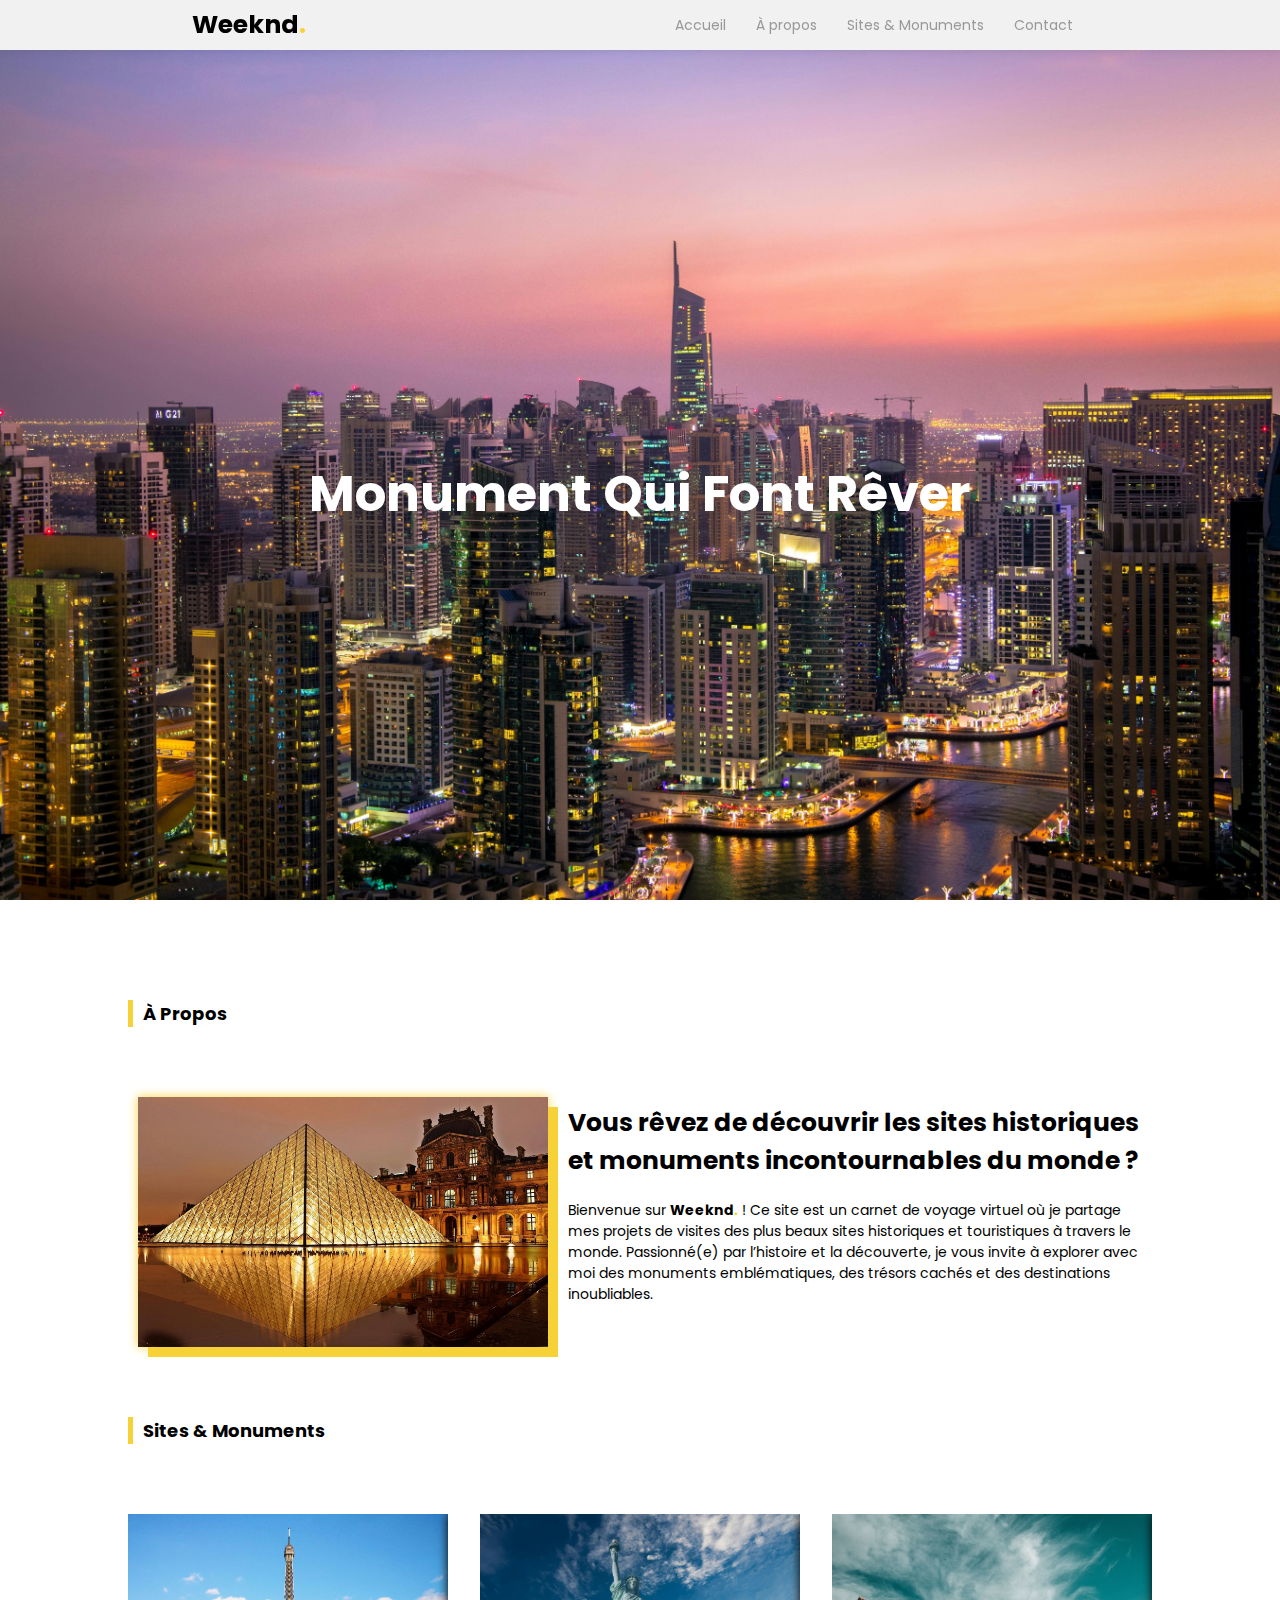
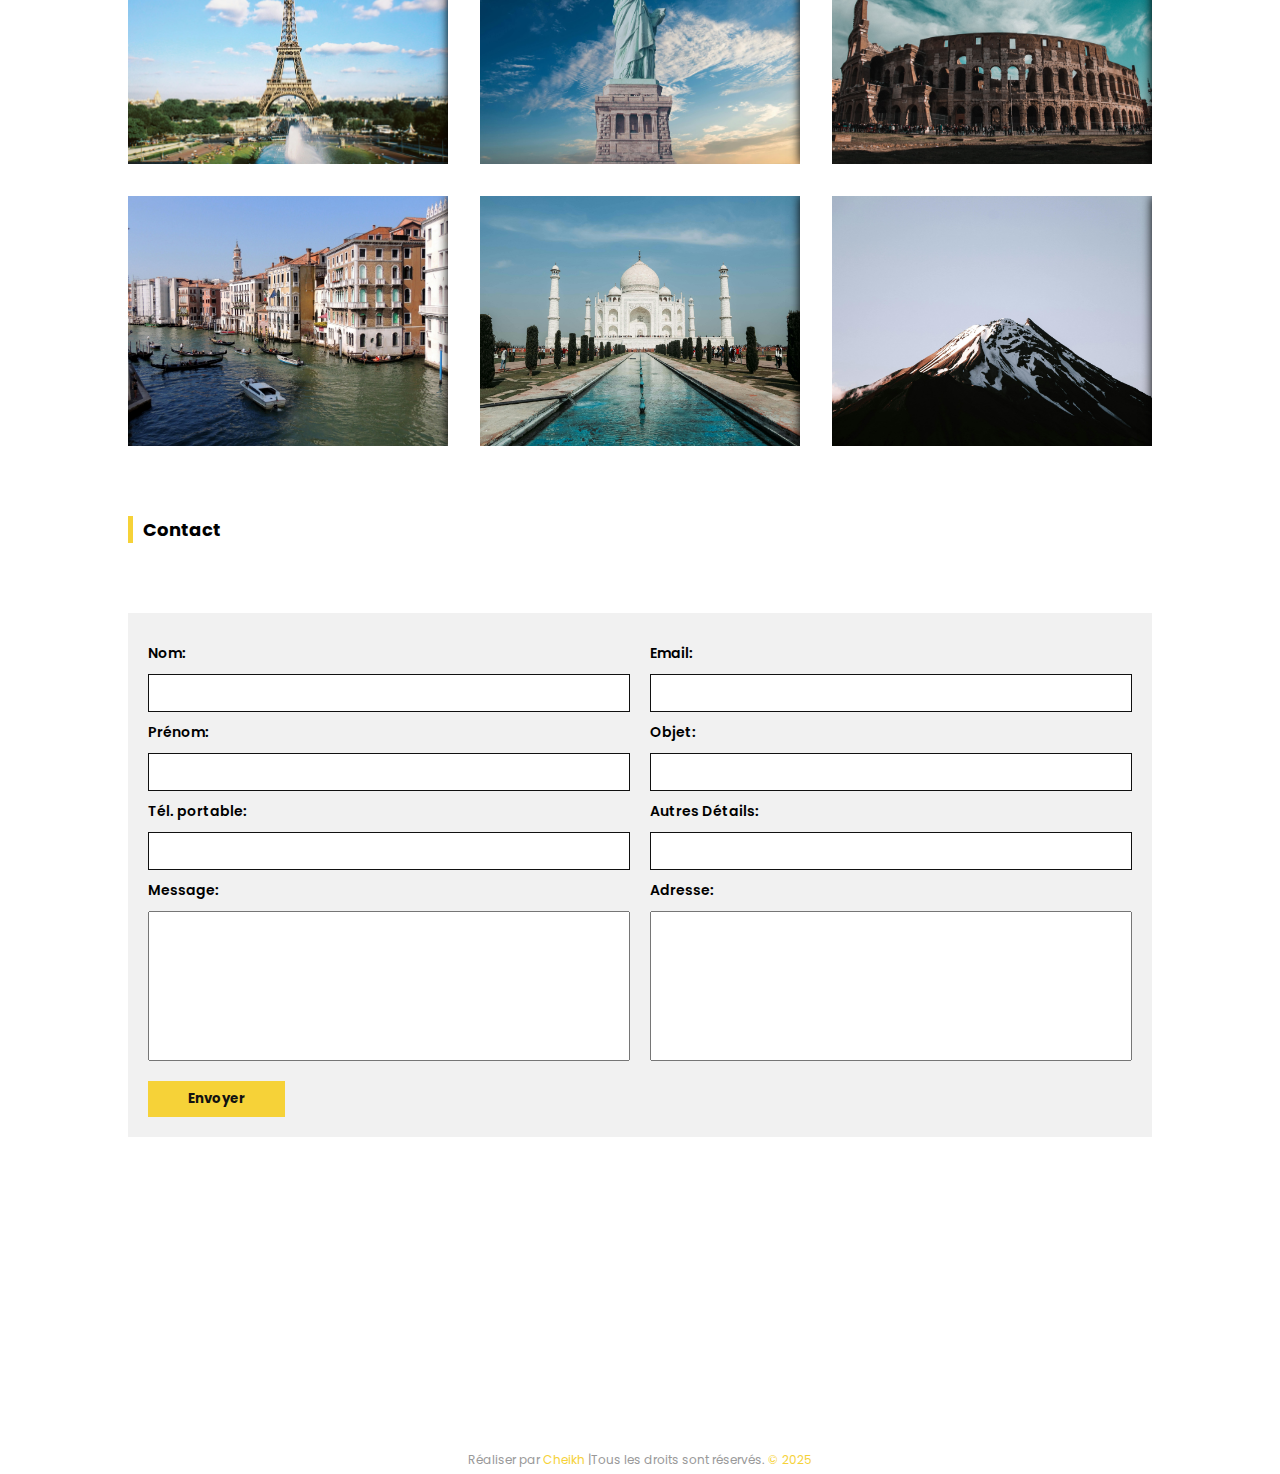
<file: index.html>
<!DOCTYPE html>
<html lang="en">
<head>
    <meta charset="UTF-8">
    <meta name="viewport" content="width=device-width, initial-scale=1.0">
    <title>Découvrir le monde à travers ses monuments touristiques</title>
    <link rel="stylesheet" href="style.css">
</head>
<body>
    
    <header>
       <div class="logo">
           <a href="index.html"> <span>Weeknd</span>.</a>
       </div>
       <ul class="menu">
           <li><a href="#home">Accueil</a></li>
           <li><a href="#a-propos">À propos</a></li>
           <li><a href="#destination">Sites & Monuments</a></li>
           <li><a href="#contact">Contact</a></li>
       </ul>
    </header>
    <!-- accueil section -->
     <section id="home">
        <h2>Découvrez les Sites et</h2>
        <h4>Monument Qui Font Rêver</h4>
        <p></p>
        <p></p>
     </section>
     
    <!-- À propos section -->
     <section id="a-propos">
        <h1 class="title">À propos</h1>
        <div class="img-desc">
            <div class="left">
                 <img src="image/img1.jpg" alt="">
            </div>    
            <div class="right">
                <h3>Vous rêvez de découvrir les sites historiques et monuments incontournables du monde ?</h3>
                <p>Bienvenue sur <a><span>Weeknd</span>.</a> ! Ce site est un carnet de voyage virtuel où 
                    je partage mes projets de visites des plus beaux sites historiques et touristiques à travers le monde. 
                    Passionné(e) par l’histoire et la découverte, je vous invite à explorer avec moi des monuments emblématiques,
                    des trésors cachés et des destinations inoubliables.
                </p>
            </div>
        </div>
     </section>


    <!-- Destinations section -->
     <section id="destination">
        <h1 class="title">Sites & Monuments</h1>
        <div class="content">
            <!--box-->
            <div class="box">
                <img src="image/paris.jpg" alt="">
                <div class="content">
                    <div>
                        <h4>La Tour Eiffel</h4>
                        <p>Monument emblématique de Paris,
                        Construite pour l’Exposition Universelle de 1889, elle offre une vue panoramique spectaculaire de la ville.</p>
                        <a href="Page-1.html">Voir plus</a>
                    </div>
                </div>
            </div>
            <!--box-->
            <!--box-->
            <div class="box">
                <img src="image/S-Liberte.jpg" alt="">
                <div class="content">
                    <div>
                        <h4>La Statue de la Liberté </h4>
                        <p>Offerte par la France en 1886, elle est un symbole de liberté situé sur Liberty Island à New York.
                            Les visiteurs peuvent explorer la statue et son piédestal, et monter jusqu’à la couronne pour une vue imprenable sur la ville.
                        </p>
                        <a href="Page-2.html">Voir plus</a>
                    </div>
                </div>
            </div>
            <!--box-->
            <!--box-->
            <div class="box">
                <img src="image/rome.jpg" alt="">
                <div class="content">
                    <div>
                        <h4>Le Colisée</h4>
                        <p>Construit au 1er siècle, 
                            le Colisée de Rome était un amphithéâtre destiné aux spectacles publics, 
                        comme les combats de gladiateurs. C’est un symbole majeur de l’Empire romain</p>
                        <a href="Page-3.html">Voir plus</a>
                    </div>
                </div>
            </div>
            <!--box--><!--box-->
            <div class="box">
                <img src="image/venise.jpg" alt="">
                <div class="content">
                    <div>
                        <h4>Les canaux de Venise</h4>
                        <p>Les canaux de Venise sont des voies navigables qui traversent la ville, 
                            offrant une vue unique sur ses palais et ponts.</p>
                        <a href="Page-4.html">Voir plus</a>
                    </div>
                </div>
            </div>
            <!--box-->
            <!--box-->
            <div class="box">
                <img src="image/tajmahal.jpg" alt="">
                <div class="content">
                    <div>
                        <h4>Le Taj Mahal</h4>
                        <p>Le Taj Mahal est un mausolée en marbre blanc, construit au XVIIe siècle en l’honneur de la femme
                         de l’empereur Shah Jahan. Il est célèbre pour son architecture et ses jardins magnifiques.</p>
                        <a href="Page-5.html">Voir plus</a>
                    </div>
                </div>
            </div>
            <!--box-->
            <!--box-->
            <div class="box">
                <img src="image/pexels-lastly-633198.jpg" alt="">
                <div class="content">
                    <div>
                        <h4>Le Mont Taranaki</h4>
                        <p>Le Mont Taranaki est un volcan majestueux situé sur l’île du Nord de la Nouvelle-Zélande.
                        Avec sa forme conique parfaite, il attire les randonneurs et les amoureux de la nature. </p>
                        <a href="Page-6.html">Voir plus</a>
                    </div>
                </div>
            </div>
            <!--box-->
        </div>
     </section>

     <!--Contact-section-->
     <section id="contact">
        <h1 class="title">Contact</h1>
        <form action="">
            <div class="left-right">
                <div class="left">
                    <label for="nom">Nom:</label>
                    <input type="text">
                    <label for="prenom">Prénom:</label>
                    <input type="text">
                    <label for="tel">Tél. portable:</label>
                    <input type="number">
                    <label for="message">Message:</label>
                    <textarea name="" id=""></textarea>
                </div>
                <div class="right">
                    <label for="">Email:</label>
                    <input type="email">
                    <label for="">Objet:</label>
                    <input type="text">
                    <label for="">Autres Détails:</label>
                    <input type="text">
                    <label for="adresse">Adresse:</label>
                    <textarea name="" id=""></textarea>
                </div>
            </div>
            <button>Envoyer</button>
            

        </form>
     </section>
        
        
     <footer>
        <p class="right-footer"> Réaliser par <span>Cheikh</span> |Tous les droits sont réservés. <span>&copy; 2025</span></p>
     </footer>   


     


    
</body>
</html>
</file>
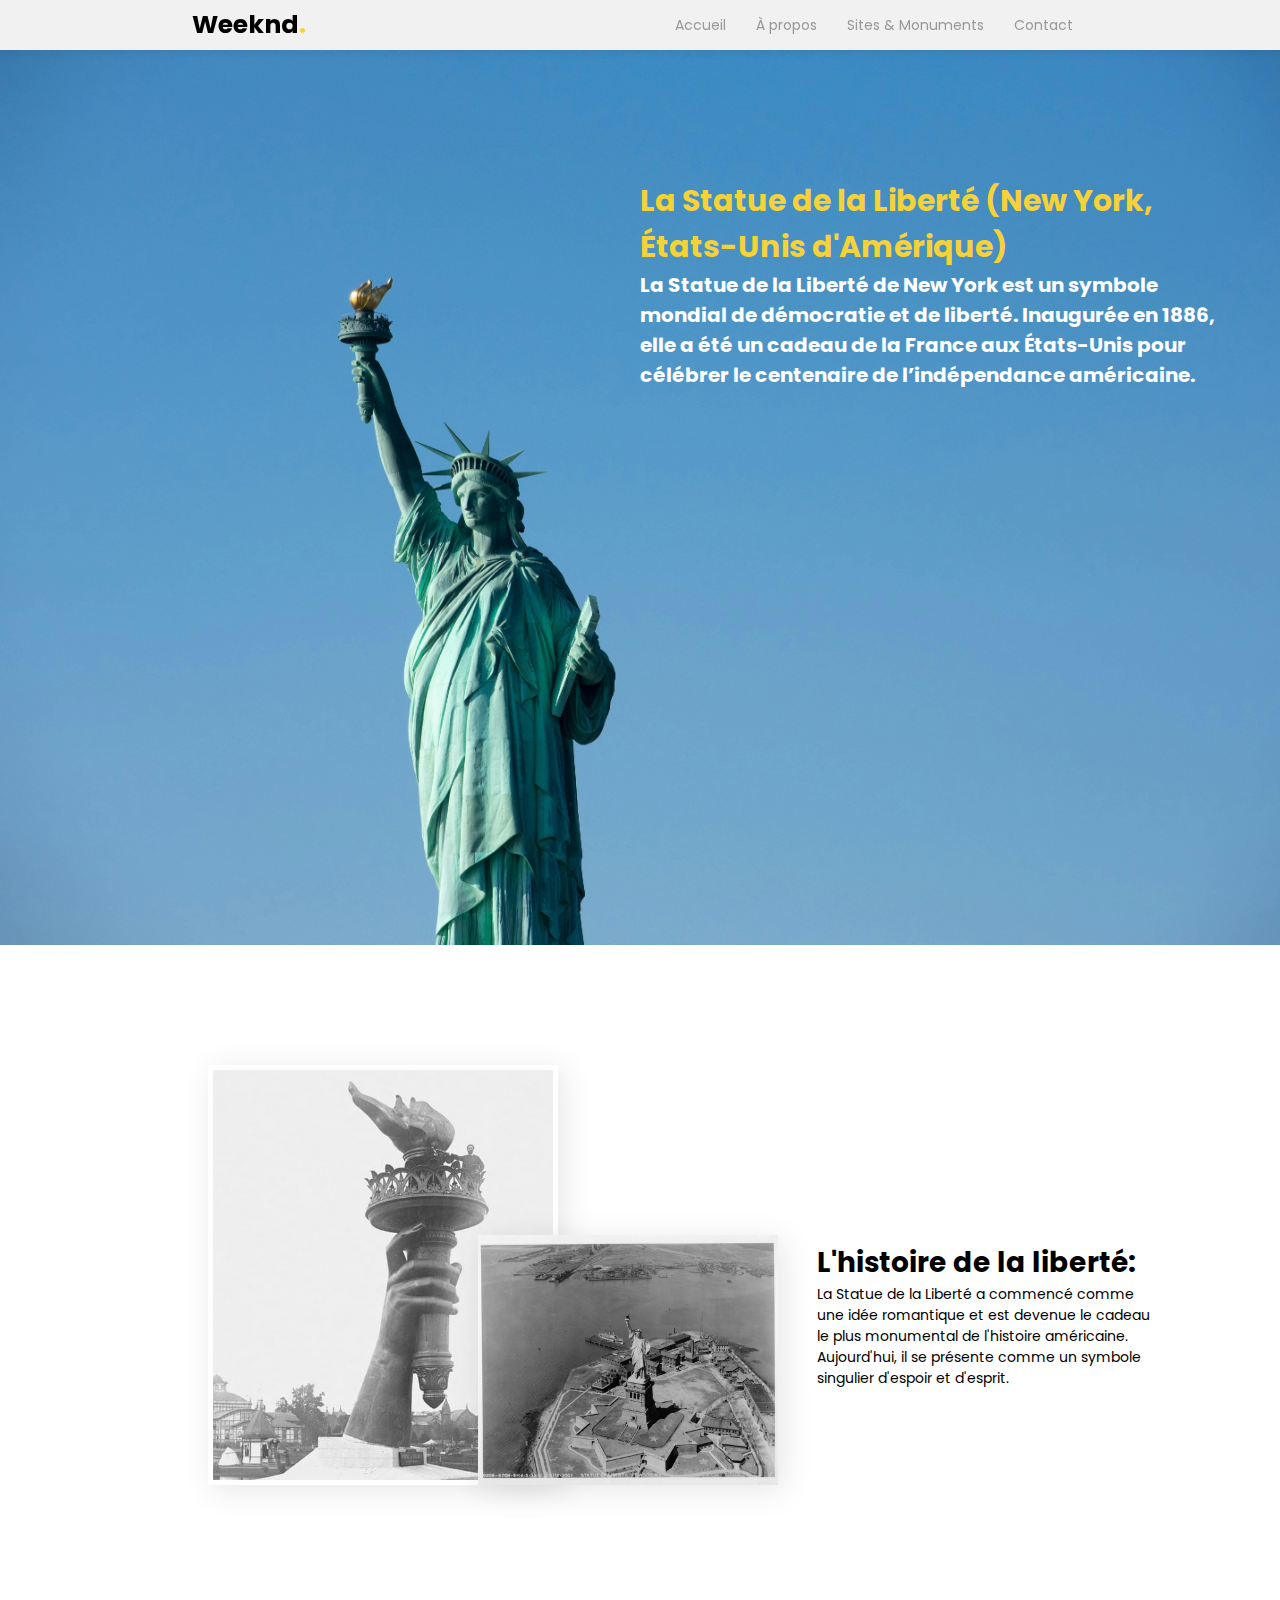
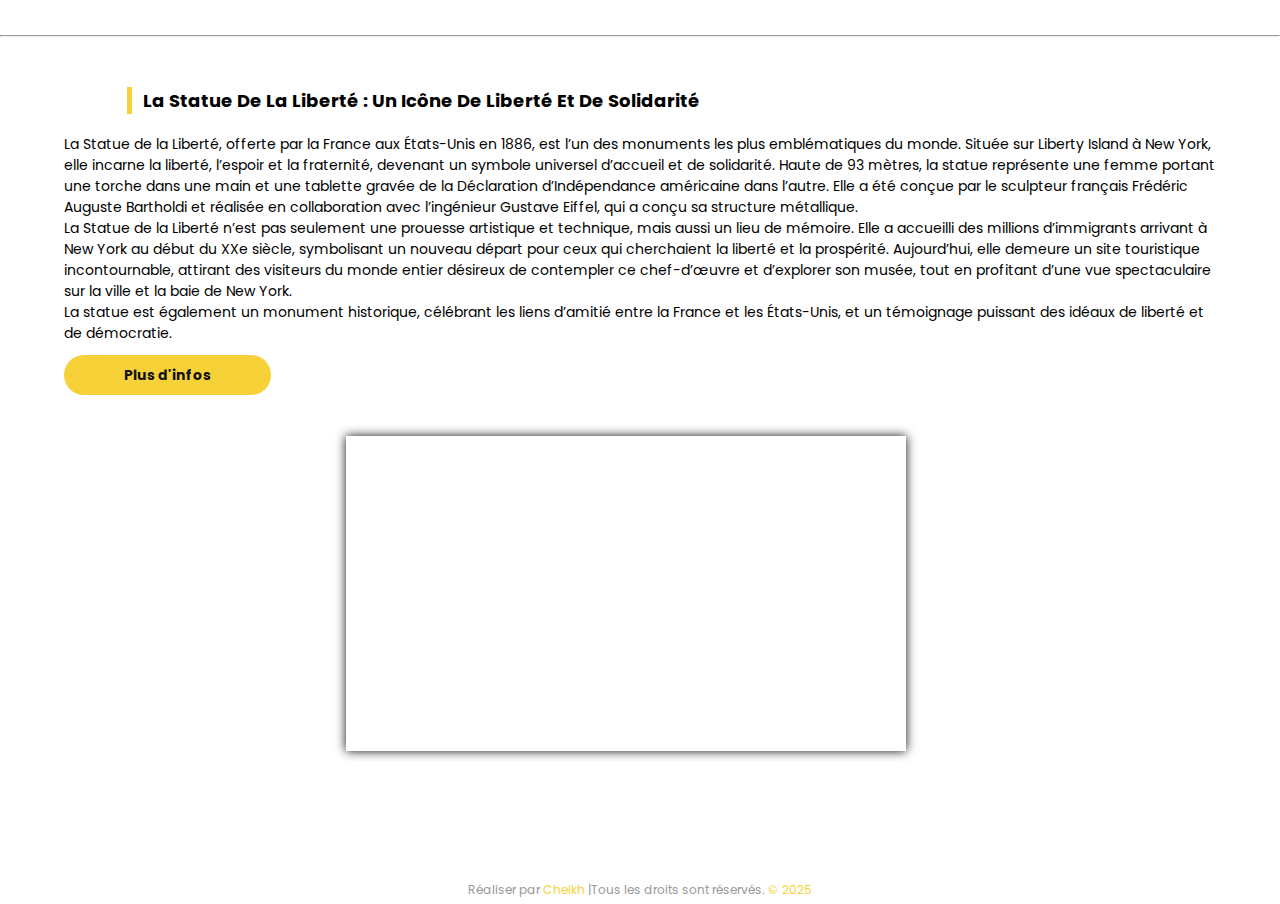
<file: Page-2.html>
<!DOCTYPE html>
<html lang="en">
<head>
    <meta charset="UTF-8">
    <meta name="viewport" content="width=device-width, initial-scale=1.0">
    <title>Découvrir le monde à travers ses monuments touristiques</title>
    <link rel="stylesheet" href="style.css">
</head>
<body>
    
    <header>
       <div class="logo">
           <a href="index.html"> <span>Weeknd</span>.</a>
       </div>
       <ul class="menu">
           <li><a href="index.html#home">Accueil</a></li>
           <li><a href="index.html#a-propos">À propos</a></li>
           <li><a href="index.html#destination">Sites & Monuments</a></li>
           <li><a href="index.html#contact">Contact</a></li>
       </ul>
       
    </header>
    <section id="Statue-Liberte">
      <div>
        <h2>La Statue de la Liberté (New York, États-Unis d'Amérique)</h2>
        <h4>La Statue de la Liberté de New York est un symbole mondial de démocratie et de liberté. 
            Inaugurée en 1886, elle a été un cadeau de la France aux États-Unis pour célébrer le 
            centenaire de l’indépendance américaine.
        </h4>
      </div>
    </section>

    <section id="SL">
            <div class="left-SL">
                <img src="image/S-Liberte-2.jpg" alt="" class="photo-grid-1">
                <img src="image/S-Liberte-3.jpg" alt="" class="photo-grid-2">
            </div>    
            <div class="right-SL">
                <div class="text">
                    <h1>L'histoire de la liberté: </h1>
                    <p>La Statue de la Liberté a commencé comme une idée romantique et est devenue le cadeau
                         le plus monumental de l'histoire américaine. Aujourd'hui, il se présente comme un 
                         symbole singulier d'espoir et d'esprit.
                    </p>
                </div>
                
            </div>
    </section>
    <hr>
    <section id="SL-text">
        <h1 class="title-text">La Statue de la Liberté : Un Icône de Liberté et de Solidarité</h1>
        <div class="text">
            <p>La Statue de la Liberté, offerte par la France aux États-Unis en 1886, est l’un des monuments les plus emblématiques 
                du monde. Située sur Liberty Island à New York, elle incarne la liberté, l’espoir et la fraternité, devenant un symbole 
                universel d’accueil et de solidarité. Haute de 93 mètres, la statue représente une femme portant une torche dans une 
                main et une tablette gravée de la Déclaration d’Indépendance américaine dans l’autre. Elle a été conçue par le sculpteur 
                français Frédéric Auguste Bartholdi et réalisée en collaboration avec l’ingénieur Gustave Eiffel, qui a conçu sa 
                structure métallique.<br>
                La Statue de la Liberté n’est pas seulement une prouesse artistique et technique, mais aussi un lieu de mémoire. 
                Elle a accueilli des millions d’immigrants arrivant à New York au début du XXe siècle, symbolisant un nouveau 
                départ pour ceux qui cherchaient la liberté et la prospérité. Aujourd’hui, elle demeure un site touristique 
                incontournable, attirant des visiteurs du monde entier désireux de contempler ce chef-d’œuvre et d’explorer son musée, 
                tout en profitant d’une vue spectaculaire sur la ville et la baie de New York.<br>
                La statue est également un monument historique, célébrant les liens d’amitié entre la France et les États-Unis, 
                et un témoignage puissant des idéaux de liberté et de démocratie.
                <span>Lorem ipsum dolor sit amet consectetur, adipisicing elit. Asperiores obcaecati expedita pariatur labore distinctio. Consectetur dignissimos fugiat quasi voluptatem sed accusamus ipsum, non ab aut earum, minus, est nisi et?</span>

  
 
            </p>
            <a href="index.html#contact">Plus d'infos</a>
        </div>

    </section>
    

    <iframe width="560" height="315" src="https://www.youtube.com/embed/c00Z3HbQ7CM?si=0Unyvmm_FAqsxngy" title="YouTube video player" frameborder="0" allow="accelerometer; autoplay; clipboard-write; encrypted-media; gyroscope; picture-in-picture; web-share" referrerpolicy="strict-origin-when-cross-origin" allowfullscreen></iframe>
        
        
     <footer>
        <p class="right-footer"> Réaliser par <span>Cheikh</span> |Tous les droits sont réservés. <span>&copy; 2025</span></p>
     </footer>   


     


    
</body>
</html>
</file>
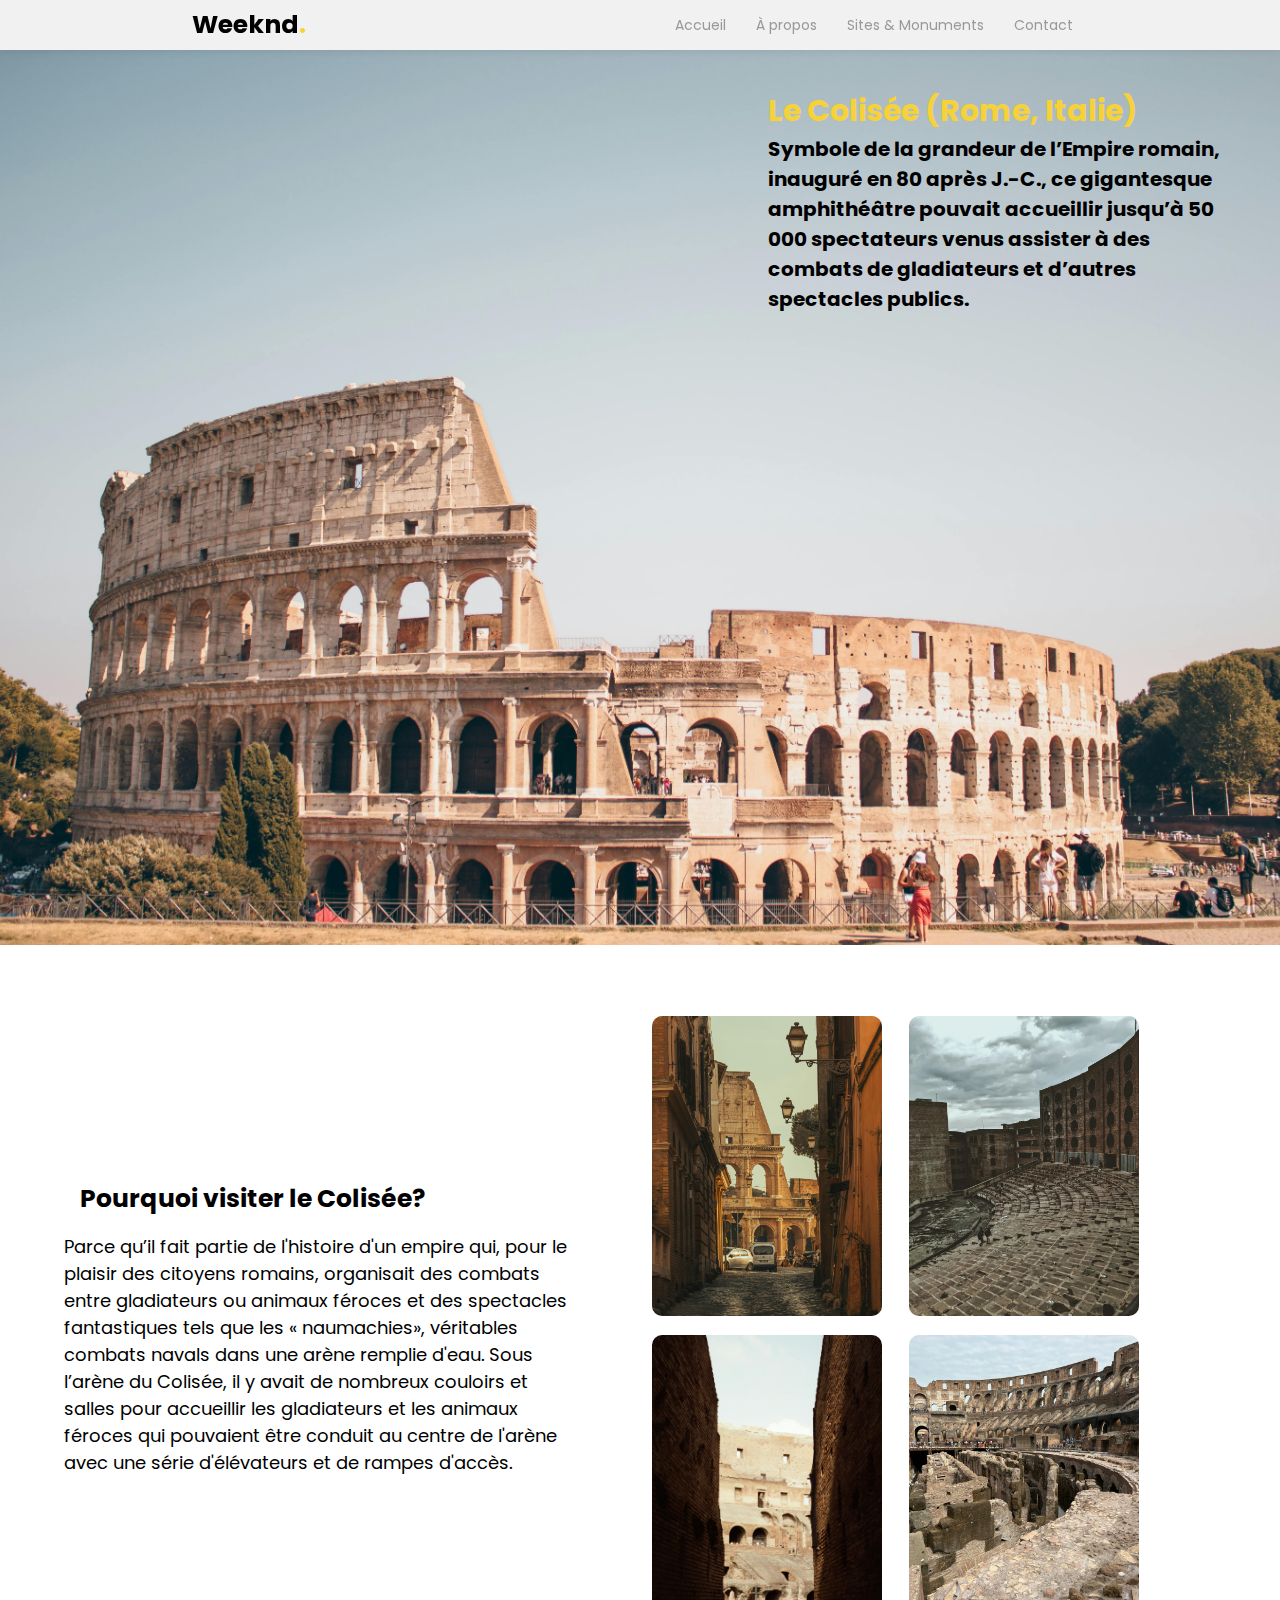
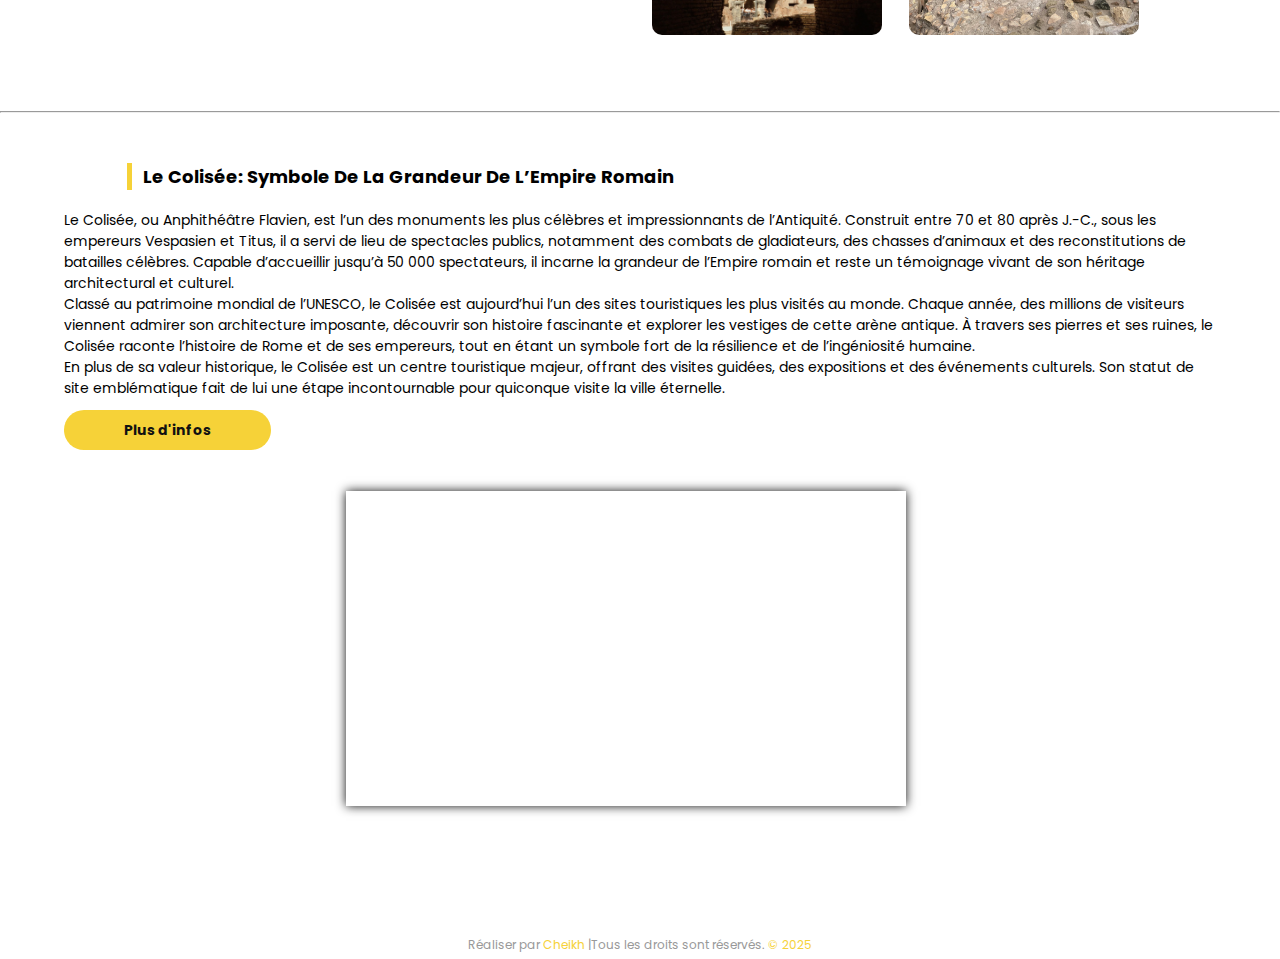
<file: Page-3.html>
<!DOCTYPE html>
<html lang="en">
<head>
    <meta charset="UTF-8">
    <meta name="viewport" content="width=device-width, initial-scale=1.0">
    <title>Découvrir le monde à travers ses monuments touristiques</title>
    <link rel="stylesheet" href="style.css">
</head>
<body>
    
    <header>
       <div class="logo">
           <a href="index.html"> <span>Weeknd</span>.</a>
       </div>
       <ul class="menu">
           <li><a href="index.html#home">Accueil</a></li>
           <li><a href="index.html#a-propos">À propos</a></li>
           <li><a href="index.html#destination">Sites & Monuments</a></li>
           <li><a href="index.html#contact">Contact</a></li>
       </ul>
       
    </header>
    <section id="Colisee">
      <div>
        <h2>Le Colisée (Rome, Italie) </h2>
        <h4>Symbole de la grandeur de l’Empire romain, inauguré en 80 après J.-C., ce gigantesque 
            amphithéâtre pouvait accueillir jusqu’à 50 000 spectateurs venus assister à des combats de gladiateurs 
            et d’autres spectacles publics.
        </h4>
      </div>
    </section>

    <div class="row-col">
        <div class="col">
            <h1>Pourquoi visiter le Colisée?</h1>
            <p>Parce qu’il fait partie de l'histoire d'un empire qui, pour le plaisir des citoyens romains, organisait 
                des combats entre gladiateurs ou animaux féroces et des spectacles fantastiques tels que les « naumachies», 
                véritables combats navals dans une arène remplie d'eau. Sous l’arène du Colisée, il y avait de nombreux 
                couloirs et salles pour accueillir les gladiateurs et les animaux féroces qui pouvaient être conduit au 
                centre de l'arène avec une série d'élévateurs et de rampes d'accès.</p>
        </div>
        <div class="col">
            <div class="card card1">
            </div>
            <div class="card card2">
            </div>
            <div class="card card3">
            </div>
            <div class="card card4">
            </div>
        </div>
    </div>
    
    <hr>
    <section id="col-text">
        <h1 class="title-text">Le Colisée: Symbole de la grandeur de l’Empire romain</h1>
        <div class="text">
            <p>Le Colisée, ou Anphithéâtre Flavien, est l’un des monuments les plus célèbres et impressionnants de l’Antiquité. 
                Construit entre 70 et 80 après J.-C., sous les empereurs Vespasien et Titus, il a servi de lieu de spectacles 
                publics, notamment des combats de gladiateurs, des chasses d’animaux et des reconstitutions de batailles célèbres. 
                Capable d’accueillir jusqu’à 50 000 spectateurs, il incarne la grandeur de l’Empire romain et reste un témoignage 
                vivant de son héritage architectural et culturel.<br>
                Classé au patrimoine mondial de l’UNESCO, le Colisée est aujourd’hui l’un des sites touristiques les plus visités 
                au monde. Chaque année, des millions de visiteurs viennent admirer son architecture imposante, découvrir son histoire 
                fascinante et explorer les vestiges de cette arène antique. À travers ses pierres et ses ruines, le Colisée raconte 
                l’histoire de Rome et de ses empereurs, tout en étant un symbole fort de la résilience et de l’ingéniosité humaine.<br>
                En plus de sa valeur historique, le Colisée est un centre touristique majeur, offrant des visites guidées, des 
                expositions et des événements culturels. Son statut de site emblématique fait de lui une étape incontournable 
                pour quiconque visite la ville éternelle.
                <span>Lorem ipsum dolor sit amet consectetur adipisicing elit. Adipisci expedita facere quasi sequi, odio et accusantium architecto perspiciatis eius tenetur culpa mollitia! Laudantium laboriosam a obcaecati tenetur quasi ut debitis.</span>
            </p>
            <a href="index.html#contact">Plus d'infos</a>
        </div>

    </section>
    

    <iframe width="560" height="315" src="https://www.youtube.com/embed/rKoYZoGevXI?si=XeKCtTGbnNqlwq9a" title="YouTube video player" frameborder="0" allow="accelerometer; autoplay; clipboard-write; encrypted-media; gyroscope; picture-in-picture; web-share" referrerpolicy="strict-origin-when-cross-origin" allowfullscreen></iframe>
        
        
     <footer>
        <p class="right-footer"> Réaliser par <span>Cheikh</span> |Tous les droits sont réservés. <span>&copy; 2025</span></p>
     </footer>   


     


    
</body>
</html>
</file>
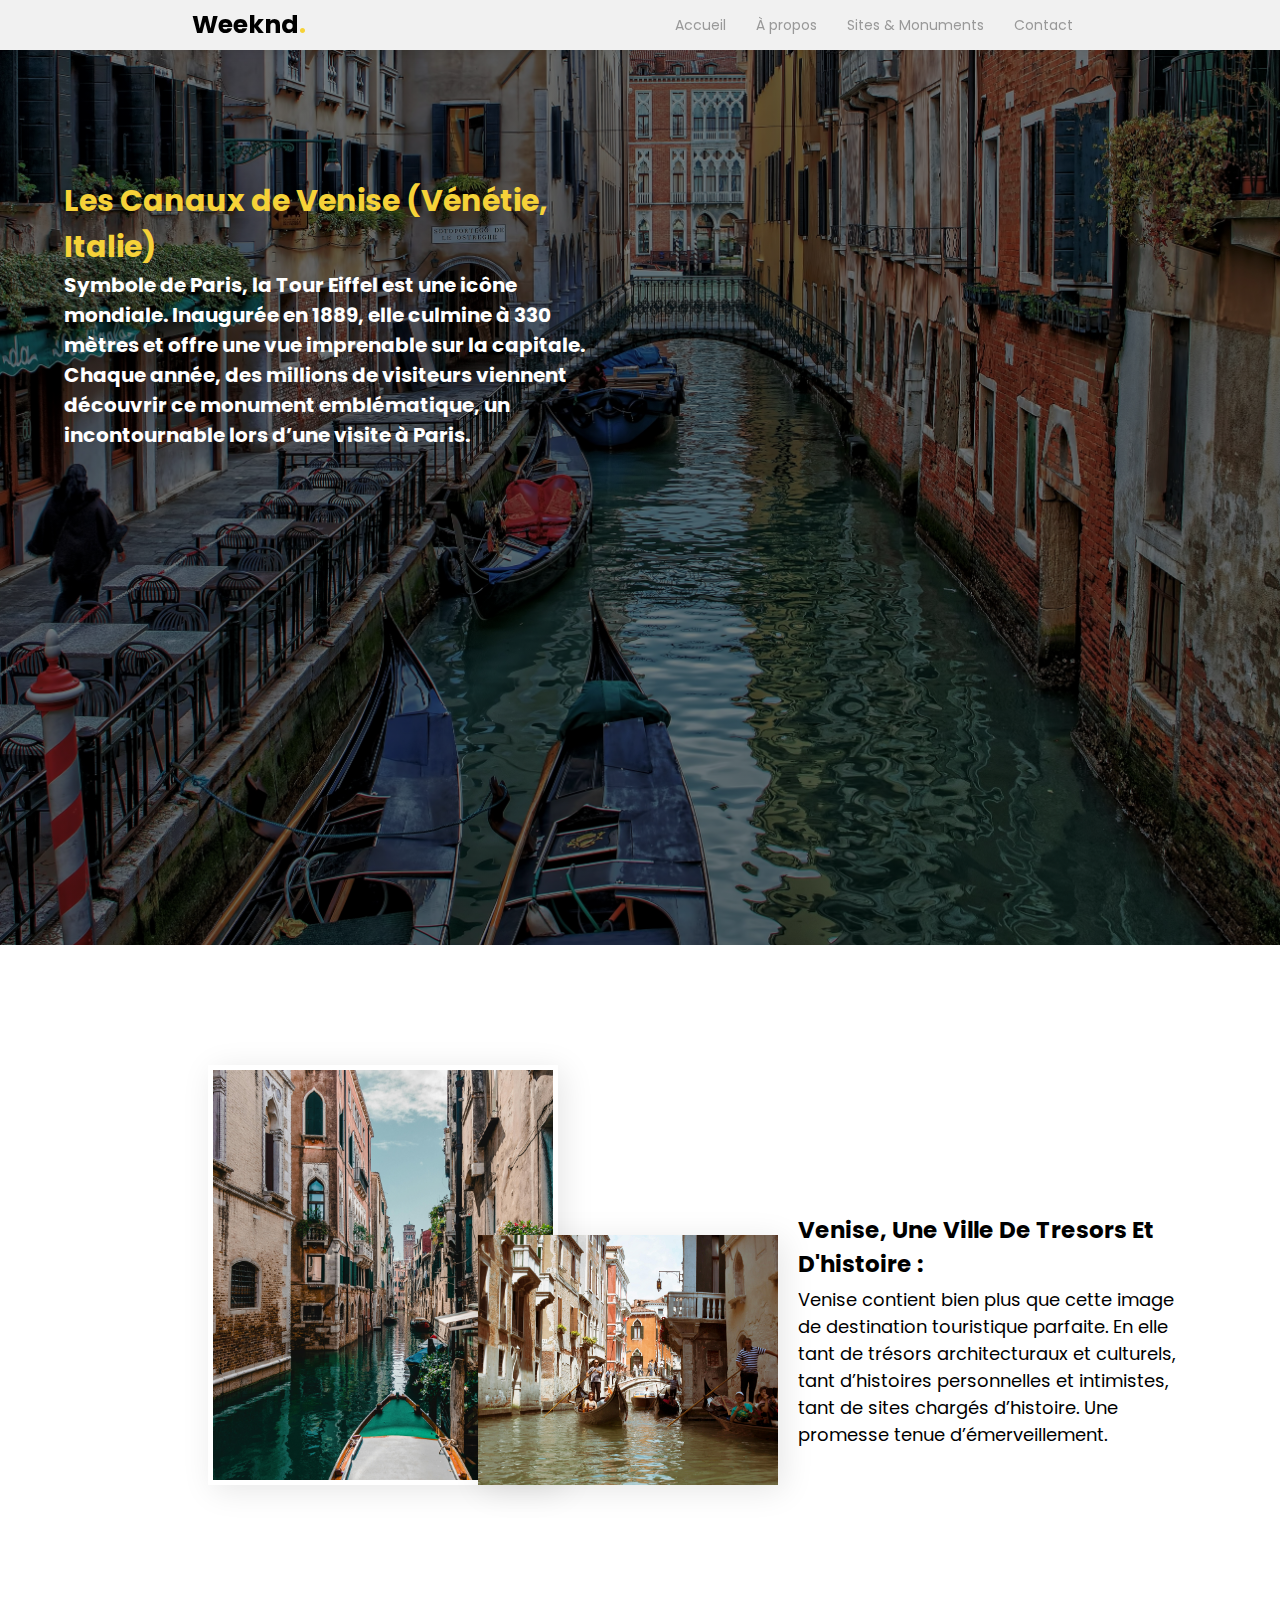
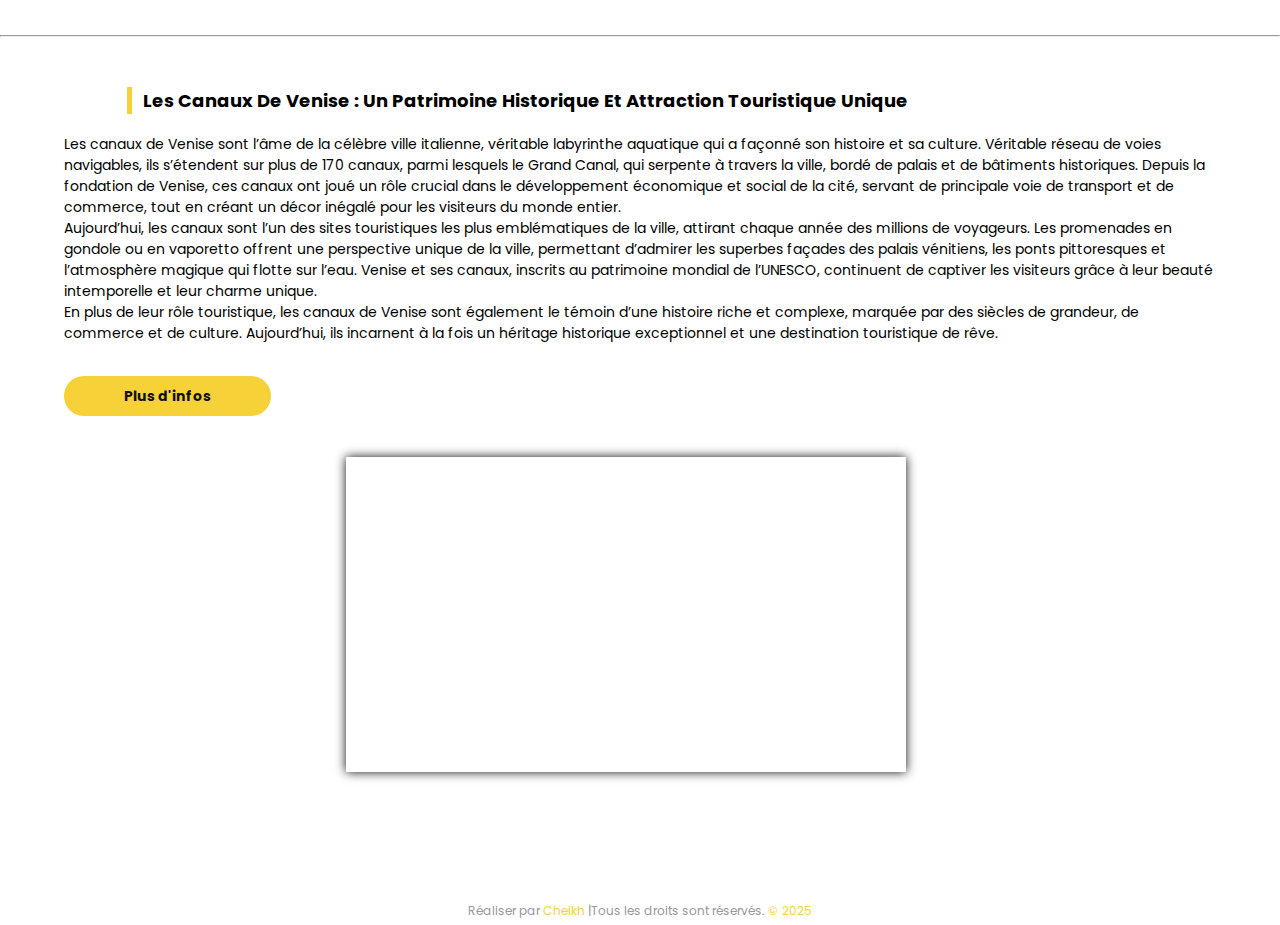
<file: Page-4.html>
<!DOCTYPE html>
<html lang="en">
<head>
    <meta charset="UTF-8">
    <meta name="viewport" content="width=device-width, initial-scale=1.0">
    <title>Découvrir le monde à travers ses monuments touristiques</title>
    <link rel="stylesheet" href="style.css">
</head>
<body>
    
    <header>
       <div class="logo">
           <a href="index.html"> <span>Weeknd</span>.</a>
       </div>
       <ul class="menu">
           <li><a href="index.html#home">Accueil</a></li>
           <li><a href="index.html#a-propos">À propos</a></li>
           <li><a href="index.html#destination">Sites & Monuments</a></li>
           <li><a href="index.html#contact">Contact</a></li>
       </ul>
       
    </header>
    <section id="venise">
      <div>
        <h2>Les Canaux de Venise (Vénétie, Italie) </h2>
        <h4>Symbole de Paris, la Tour Eiffel est une icône mondiale. Inaugurée en 1889, elle culmine à 330 mètres et 
            offre une vue imprenable sur la capitale. Chaque année, des millions de visiteurs viennent découvrir ce 
            monument emblématique, un incontournable lors d’une visite à Paris.
        </h4>
      </div>
    </section>

    <section id="canaux">
        <div class="left-can">
            <img src="image/venise-2.jpg" alt="" class="photo-can-1">
            <img src="image/venise-3.jpg" alt="" class="photo-can-2">
        </div>    
        <div class="right-can">
            <div class="text-can">
                <h1>Venise, une ville de tresors et d'histoire : </h1>
                <p>Venise contient bien plus que cette image de destination touristique parfaite. En elle tant de 
                    trésors architecturaux et culturels, tant d’histoires personnelles et intimistes, tant de sites 
                    chargés d’histoire. Une promesse tenue d’émerveillement.
                </p>
            </div>
            
        </div>
</section>
    <hr>
    <section id="TE-text">
        <h1 class="title-text">Les Canaux de Venise : Un Patrimoine Historique et Attraction Touristique Unique</h1>
        <div class="text">
            <p>Les canaux de Venise sont l’âme de la célèbre ville italienne, véritable labyrinthe aquatique qui a façonné 
                son histoire et sa culture. Véritable réseau de voies navigables, ils s’étendent sur plus de 170 canaux, 
                parmi lesquels le Grand Canal, qui serpente à travers la ville, bordé de palais et de bâtiments historiques. 
                Depuis la fondation de Venise, ces canaux ont joué un rôle crucial dans le développement économique et social 
                de la cité, servant de principale voie de transport et de commerce, tout en créant un décor inégalé pour les 
                visiteurs du monde entier.<br>
                Aujourd’hui, les canaux sont l’un des sites touristiques les plus emblématiques de la ville, attirant chaque 
                année des millions de voyageurs. Les promenades en gondole ou en vaporetto offrent une perspective unique de la 
                ville, permettant d’admirer les superbes façades des palais vénitiens, les ponts pittoresques et l’atmosphère 
                magique qui flotte sur l’eau. Venise et ses canaux, inscrits au patrimoine mondial de l’UNESCO, continuent 
                de captiver les visiteurs grâce à leur beauté intemporelle et leur charme unique.<br>
                En plus de leur rôle touristique, les canaux de Venise sont également le témoin d’une histoire riche et complexe, 
                marquée par des siècles de grandeur, de commerce et de culture. Aujourd’hui, ils incarnent à la fois un héritage 
                historique exceptionnel et une destination touristique de rêve.
                <span>Lorem ipsum dolor sit, amet consectetur adipisicing elit. Quasi quae et vitae, hic amet fugiat sapiente, excepturi doloribus architecto aspernatur eaque. Error itaque, quidem nisi est beatae quae blanditiis autem!</span>  
  
 
            </p>
            <a href="index.html#contact">Plus d'infos</a>
        </div>

    </section>
    

    
    <iframe width="560" height="315" src="https://www.youtube.com/embed/h6zGjlHeGrU?si=bTiY1ETUwJ9ycr2P" title="YouTube video player" frameborder="0" allow="accelerometer; autoplay; clipboard-write; encrypted-media; gyroscope; picture-in-picture; web-share" referrerpolicy="strict-origin-when-cross-origin" allowfullscreen></iframe>
   
        
     <footer>
        <p class="right-footer"> Réaliser par <span>Cheikh</span> |Tous les droits sont réservés. <span>&copy; 2025</span></p>
     </footer>   


     


    
</body>
</html>
</file>
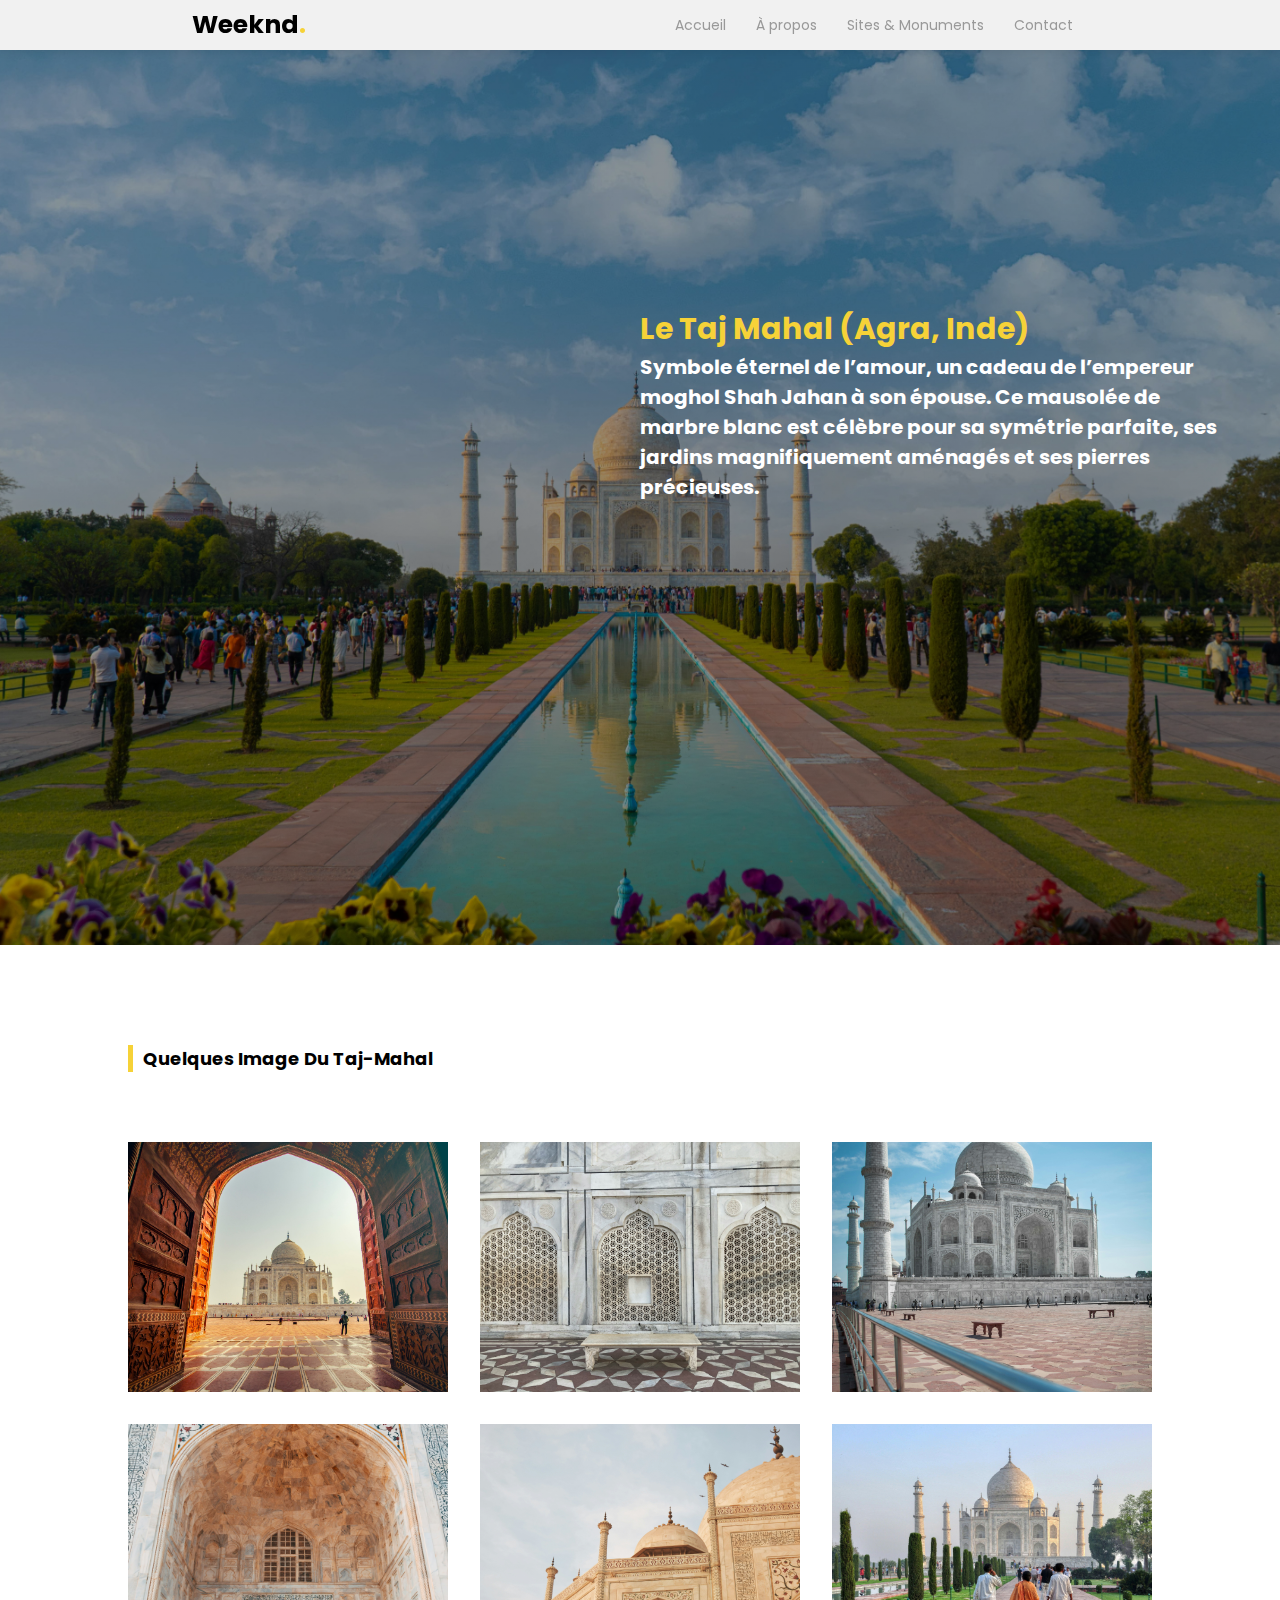
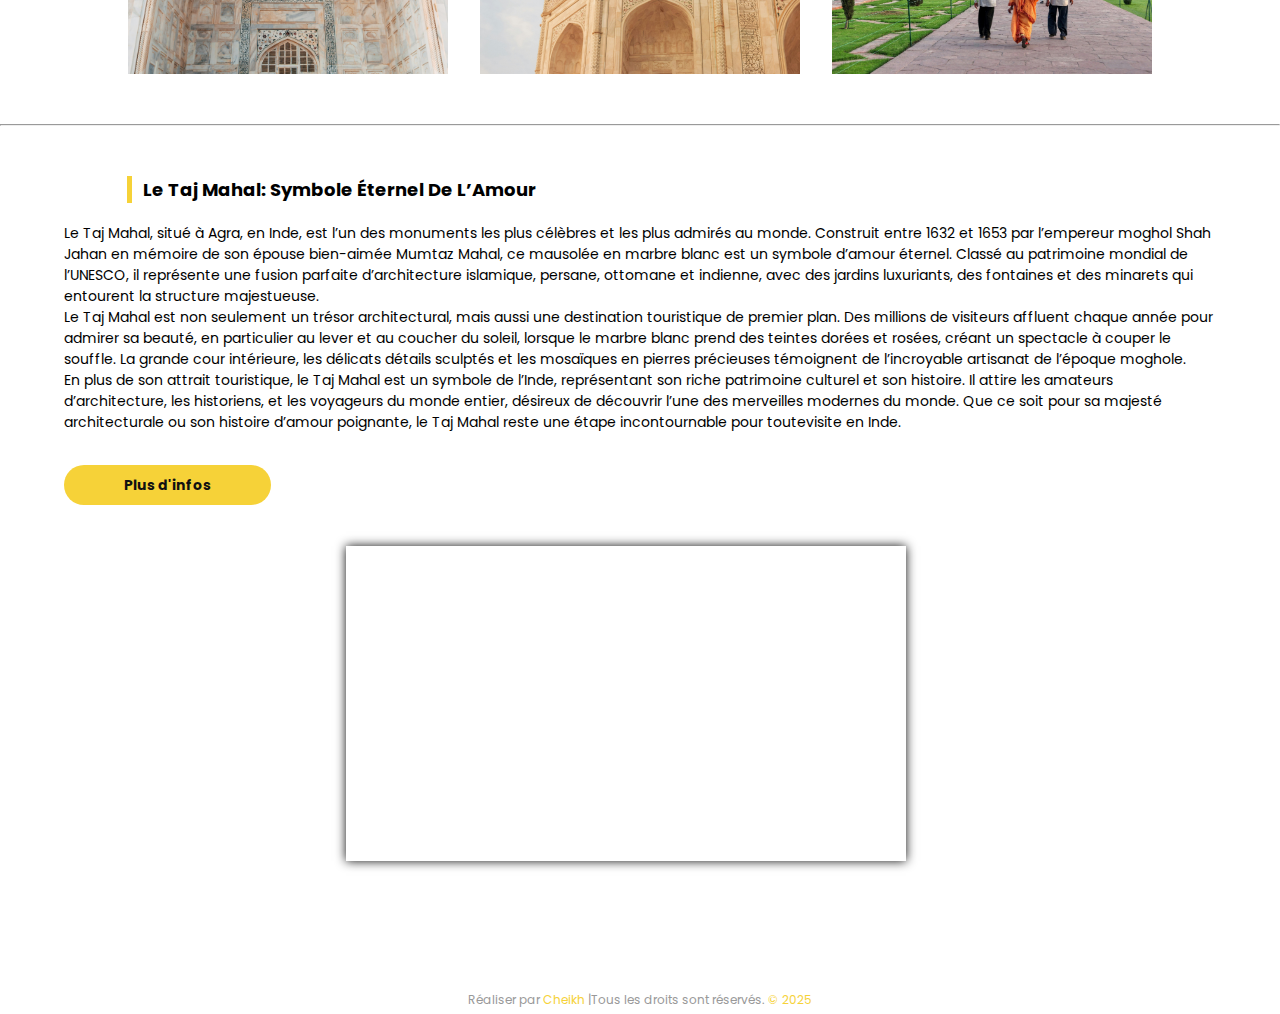
<file: Page-5.html>
<!DOCTYPE html>
<html lang="en">
<head>
    <meta charset="UTF-8">
    <meta name="viewport" content="width=device-width, initial-scale=1.0">
    <title>Découvrir le monde à travers ses monuments touristiques</title>
    <link rel="stylesheet" href="style.css">
</head>
<body>
    
    <header>
       <div class="logo">
           <a href="index.html"> <span>Weeknd</span>.</a>
       </div>
       <ul class="menu">
           <li><a href="index.html#home">Accueil</a></li>
           <li><a href="index.html#a-propos">À propos</a></li>
           <li><a href="index.html#destination">Sites & Monuments</a></li>
           <li><a href="index.html#contact">Contact</a></li>
       </ul>
       
    </header>
    <section id="taj-mahal">
      <div>
        <h2>Le Taj Mahal (Agra, Inde) </h2>
        <h4>Symbole éternel de l’amour, un cadeau de l’empereur moghol Shah Jahan à son épouse. Ce mausolée de marbre 
            blanc est célèbre pour sa symétrie parfaite, ses jardins magnifiquement aménagés et ses pierres précieuses.
        </h4>
      </div>
    </section>

    <section id="Taj">
      <h1 class="title-Taj1">Quelques image du Taj-Mahal</h1>
            <div class="col-L">
                    <!--box-->
                    <div class="boite">
                        <img src="image/tajmahal-2.jpg" alt="">
                    </div>
                    <!--box-->
                    <!--box-->
                    <div class="boite">
                        <img src="image/tajamhal-3.jpg" alt="">
                    </div>
                    <!--box-->
                    <!--box-->
                    <div class="boite">
                        <img src="image/tajmahal-4.jpg" alt="">
                    </div>
                    <!--box--><!--box-->
                    <div class="boite">
                        <img src="image/tajmahal-5.jpg" alt="">
                    </div>
                    <!--box-->
                    <!--box-->
                    <div class="boite">
                        <img src="image/tajmahal-6.jpg" alt="">
                    </div>
                    <!--box-->
                    <!--box-->
                    <div class="boite">
                        <img src="image/tajmahal-7.jpg" alt="">
                    </div>
                    <!--box-->
                  
            </div>    
    </section>
    <hr>
    <section id="TE-text">
        <h1 class="title-text">Le Taj Mahal: Symbole éternel de L’Amour</h1>
        <div class="text">
            <p>Le Taj Mahal, situé à Agra, en Inde, est l’un des monuments les plus célèbres et les plus admirés au monde. Construit 
                entre 1632 et 1653 par l’empereur moghol Shah Jahan en mémoire de son épouse bien-aimée Mumtaz Mahal, ce mausolée en 
                marbre blanc est un symbole d’amour éternel. Classé au patrimoine mondial de l’UNESCO, il représente une fusion parfaite 
                d’architecture islamique, persane, ottomane et indienne, avec des jardins luxuriants, des fontaines et des minarets qui 
                entourent la structure majestueuse.<br>
                Le Taj Mahal est non seulement un trésor architectural, mais aussi une destination touristique de premier plan. Des 
                millions de visiteurs affluent chaque année pour admirer sa beauté, en particulier au lever et au coucher du soleil, 
                lorsque le marbre blanc prend des teintes dorées et rosées, créant un spectacle à couper le souffle. La grande cour 
                intérieure, les délicats détails sculptés et les mosaïques en pierres précieuses témoignent de l’incroyable artisanat 
                de l’époque moghole. <br>
                En plus de son attrait touristique, le Taj Mahal est un symbole de l’Inde, représentant son riche patrimoine culturel 
                et son histoire. Il attire les amateurs d’architecture, les historiens, et les voyageurs du monde entier, désireux de 
                découvrir l’une des merveilles modernes du monde. Que ce soit pour sa majesté architecturale ou son histoire d’amour 
                poignante, le Taj Mahal reste une étape incontournable pour toutevisite en Inde.
                <span>Lorem ipsum dolor sit amet consectetur, adipisicing elit. Tempora quis itaque id quae ducimus earum voluptate ipsam harum non, neque eaque, possimus odio mollitia doloremque quisquam voluptas expedita error molestias?</span>
 
            </p>
            <a href="index.html#contact">Plus d'infos</a>
        </div>

    </section>
    

    <iframe width="560" height="315" src="https://www.youtube.com/embed/RQr_O8D56IQ?si=AqoUpmw2VEScYoad" title="YouTube video player" frameborder="0" allow="accelerometer; autoplay; clipboard-write; encrypted-media; gyroscope; picture-in-picture; web-share" referrerpolicy="strict-origin-when-cross-origin" allowfullscreen></iframe>

        
        
     <footer>
        <p class="right-footer"> Réaliser par <span>Cheikh</span> |Tous les droits sont réservés. <span>&copy; 2025</span></p>
     </footer>   


     


    
</body>
</html>
</file>
<file: style.css>
@import url('https://fonts.googleapis.com/css2?family=Poppins:wght@100;200;400;500&display=swap');
*{
    margin: 0;
    padding: 0;
    box-sizing: border-box;
    font-family: 'Poppins', sans-serif;
}
a {
    text-decoration: 0;
}
html {
    font-size: 62.5%;
    scroll-behavior: smooth;
    scroll-padding-top: 9px;
}
::-webkit-scrollbar {
    width: 8px;
}
::-webkit-scrollbar-thumb {
    background-color: #555;
}
body {
    background-color: #fff;
}
section {
    margin-top: 50px;
}

header {
    background-color: #f1f1f1;
    position: fixed;
    top: 0;
    left: 0;
    right: 0;
    z-index: 1000;
    display: flex;
    align-items: center;
    justify-content: space-between;
    height: 50px;
    padding: 0 15%;
    box-shadow: rgba(0,0,0,0.1) 0 0 10px;

}
header  .logo a {
    font-size: 25px;
    color: #f6d238;
    font-weight: bold;
}
header  .logo a span {
    color: #000;
}
.menu {
    display: flex;
    align-items: center;
}

.menu li {
    margin: 0 15px;
    list-style: none;
}
.menu li a {
    color: #999;
    font-size: 14px;
    transition: 0.5s;

}
.menu li a:hover{
    background-color: #f6d238;
    padding: 10px;
    color: #000;
    font-weight: bold;
    border-radius: 20px;
    box-shadow: 0 0 10px #000;
}

/* Home accueil CSS */

#home {
    background-image:url("image/Backgroun.jpg");
    background-position: center;
    background-size: cover;
    height: calc(100vh - 50px);
    display: flex;
    align-items: center;
    justify-content: center;
    flex-direction: column;
    position: relative;
}
#home h2 {
    font-size: 45px;
    -webkit-text-stroke: #fff 0.02px;
    color: transparent;
    text-transform: capitalize;
}
#home h4 {
    font-size: 50px;
    color: #fff;
    margin-bottom: 10px;
    text-transform: capitalize;    
}
#home p {
    color: #fff;
    margin-bottom: 10px;
    font-size: 12px;
}



/* À propos CSS */
#a-propos {
    margin-top: 100px;
    margin-bottom: 50px;
    padding: 0 10%;
    width: 100%;
}
.title {
    text-transform: capitalize;
    margin: 70px 0;
    font-weight: bold;
    color: #000;
    position: relative;
    margin-left: 15px;
    font-size: 18px;
}
.title::after {
    position: absolute;
    left: -15px;
    content: '';
    height: 100%;
    background-color: #f6d238;
    width: 5px;
}
.img-desc {
    display: flex;
    align-items: center;
    justify-content: space-between;
    width: 100%;
}
.img-desc .left {
    position: relative;
    margin-left: 10px;
    height: 250px;
    width: 40%;
}
.img-desc .right {
    width: 57%;
}
.img-desc .left img {
    width: 100%;
    height: 100%;
    position: relative;
    box-shadow: 0 0 10px #f6d238;
}
.img-desc .left::after {
    position: absolute;
    bottom: -10px;
    right: -10px;
    content: '';
    height: 100%;
    background-color: #f6d238;
    width: 100%;
    z-index: -1;

}
.img-desc .right h3 {
    color: #000;
    font-size: 25px;
    margin-bottom: 20px;
}
.img-desc .right p {
    color: #000;
    font-size: 14px;
    margin-bottom: 36px;
}
.img-desc .right a {
    color: #f6d238;
    font-size: 14px;
    font-weight: bold;
    border-radius: 20px;
    transition: 0.5s;
    cursor: pointer;
}

.img-desc .right a span {
    color: #000;
}
    
 
/* Destinations CSS */
#destination {
    padding: 0 10% ;
    margin-bottom: 50px;
}
#destination .content {
    display: grid;
    grid-template-columns: repeat(auto-fit, minmax(300px,1fr));
    gap: 32px;
}
#destination .content .box {
    overflow: hidden;
    position: relative;
    height: 250px;
    transition: 0.5s;
}
#destination .content .box img {
    height: 100%;
    width: 100%;
    object-fit: cover;
}
.box .content{
    display: grid;
    position: absolute;
    top: 0;
    left: 0;
    height: 100%;
    width: 100%;
    background: #f1f1f1;
    text-align: center;
    align-items: center;
    transform: translate(100%);
    transition: 0.5s;
    box-shadow: 0 0 10px #000;
}
.box .content h4 {
    font-size: 25px;
    margin-bottom: 10px;
}
.box .content p {
    padding-top: 2px;
    padding-bottom: 20px;
    font-size: 12px;
}
.box .content a {
    margin-top: 60px;
    padding: 10px 60px;
    background-color: #f6d238;
    border-radius: 20px;
    color: #111;
    font-weight: bold;
    transition: 0.5s;
}
.box .content a:hover{
    background-color: #f1f1f1;
    color: #111;
    font-weight: bold;
    box-shadow: 0 0 10px #f6d238;
}
.box:hover {
    box-shadow: 0 0 10px #f6d238;
}
.box:hover .content {
    transform: translateX(0);
}


/* Contact CSS */
#contact {
    padding: 0 10%;
    margin-bottom: 50px;
    height: 90vh;
}
#contact form {
    background-color: #f1f1f1;
    margin: auto;
    display: flex;
    flex-direction: column;
    padding: 20px;
}
.left-right {
    display: flex;
    justify-content: space-between;
    align-items: center;
    margin-bottom: 20px;
  
}
.left-right .left , .left-right .right {
    display: flex;
    flex-direction: column;
    width: 49%;
}
#contact form label {
    font-size: 14px;
    padding: 10px 0;
    font-weight: 600;
}
#contact form input {
    padding: 8px;
    outline: 0;
    border: 1px solid #111;
}
textarea {
    height: 150px;
    resize: none;
    outline: 0;
    width: 100%;
    padding: 10px;
}
#contact form input:focus , textarea:focus {
    border: 1px solid #f6d238;
    box-shadow: 0 0 10px #f6d238;
}
#contact button {
    width: fit-content;
    padding: 8px 40px;
    font-weight: bold;
    background-color: #f6d238;
    border: #f6d238;
    color: #111;
    cursor: pointer;
    transition: 0.5s;
}
#contact button:hover {
    letter-spacing: 1px;
    background-color: #f1f1f1;
    color: #111;
    font-weight: bold;
    box-shadow: 0 0 10px #f6d238;

}
footer {
    width: 100%;
    margin-top: 120px;
    border-radius: 30px 30px 0 0;
    padding: 5px 0;
    text-align: center;
    display: flex;
    align-items: center;
    justify-content: center;
    flex-direction: column;
}    
footer .right-footer {
    color: #999;
    font-size: 12px;
}
footer .right-footer span {
    color: #f6d238;
}


/* Tour Eiffel CSS */
#tour-eiffel{
    background-image:url("image/paris-1.jpg");
    background-position: bottom;
    background-size: cover;
    height: calc(100vh - 5px);
    display: flex;
    flex-direction: column;
    position: relative;
}
#tour-eiffel h2 {
    margin-left: 60%;
    margin-top: 10%;
    font-size: 30px;
    color: #f6d238;
}
#tour-eiffel h4 {
    margin-left: 60%;
    padding-right: 40px;
    font-size: 20px;
    color: #fff;
}
#TE {
    margin-top: 100px;
    margin-bottom: 50px;
    padding: 0 10%;
    width: 100%;
}
.title-TE {
    text-transform: capitalize;
    margin: 70px 0;
    font-weight: bold;
    color: #000;
    position: relative;
    margin-left: 15px;
    font-size: 18px;
}
.title-TE::after {
    position: absolute;
    left: -15px;
    content: '';
    height: 100%;
    background-color: #f6d238;
    width: 5px;
}
.img-TE {
    display: flex;
    align-items: center;
    justify-content: space-between;
    width: 100%;
}
.img-TE .left-TE {
    position: relative;
    margin-left: 10px;
    height: 250px;
    width: 40%;
}
.img-TE .right-TE {
    width: 57%;
}
.img-TE .left-TE video {
    width: 100%;
    position: relative;
    box-shadow: 0 0 10px #f6d238;
}
.img-TE .left-TE::after {
    position: absolute;
    bottom: 10px;
    right: -10px;
    content: '';
    height: 92%;
    background-color: #f6d238;
    width: 100%;
    z-index: -1;

}
.img-TE .right-TE p {
    color: #000;
    font-size: 15px;
    margin-bottom: 20px;
}
hr {
    margin-bottom: 10px;
}

#TE-text {
    margin-top: 50px;
    margin-bottom: 50px;
    width: 100%;
}
.title-text {
    text-transform: capitalize;
    margin: 50px 0 20px 0;
    padding: 0 10%;
    font-weight: bold;
    color: #000;
    position: relative;
    margin-left: 15px;
    font-size: 18px;
}
.title-text::after {
    position: absolute;
    left: -15px;
    margin-left: 10%;
    content: '';
    height: 100%;
    background-color: #f6d238;
    width: 5px;
}
.title-text .text p {
    font-size: 20px;
    padding: 0 5%;
}
.text p span {
    color: #fff;
}
.text a {
    margin-top: 60px;
    padding: 10px 60px;
    background-color: #f6d238;
    border-radius: 20px;
    color: #111;
    font-weight: bold;
    transition: 0.5s;
}
.text a:hover {
    background-color: #f1f1f1;
    color: #111;
    font-weight: bold;
    box-shadow: 0 0 10px #f6d238;
}
iframe {
    margin-left: 27%;
    box-shadow: 0 0 10px #111;
}



/* La Statue de la Liberte CSS */
#Statue-Liberte{
    background-image:url("image/S-Liberte-1.jpg");
    background-position: bottom;
    background-size: cover;
    height: calc(100vh - 5px);
    display: flex;
    flex-direction: column;
    position: relative;
}
#Statue-Liberte h2 {
    margin-left: 50%;
    margin-right: 5%;
    margin-top: 10%;
    font-size: 30px;
    color: #f6d238;
}
#Statue-Liberte h4 {
    margin-left: 50%;
    padding-right: 40px;
    font-size: 20px;
    color: #fff;
}
#SL {
    display: flex;
    justify-content: center;
    width: 100%;
}
.left-SL {
    position: relative;
    margin: 70px 0;
    height: 500px;
    width: 600px;
}
.left-SL img {
    position: absolute;
    object-fit: cover;
    box-shadow: 5px 5px 30px rgba(0,0,0,0.1);
}
.left-SL .photo-grid-1 {
    width: 350px;
    height: 420px;
    left: 110px;
    border: 5px solid #fff;
    transition: 0.5s;
}
.left-SL .photo-grid-1:hover {
    transform: scale(1.1);
}
.left-SL .photo-grid-2 {
    width: 300px;
    height: 250px;
    top: 170px;
    left: 380px;
    transition: 0.5s;
}
.left-SL .photo-grid-2:hover {
    transform: scale(1.1);
}
.right-SL {
    margin-left: 100px;
    width: 30%;
    display: flex;
    flex-direction: column;
    align-items: center;
    justify-content: center;
}
.right-SL .text {
    margin: 40px 0;
}

.right-SL .text .h1 {
    margin-top: 30px;
    font-size: 35px;
    font-weight: bold;
    line-height: 50px;
    text-transform: uppercase;
}
.right-SL .text .p {
    font-size: 18px;
    margin-top: 20px;
}
#SL-text{
    margin-bottom: 50px;
}


/* Le Colisee CSS */
#Colisee{
    background-image:url("image/colisee.jpg");
    background-position: bottom;
    background-size: cover;
    height: calc(100vh - 5px);
    display: flex;
    flex-direction: column;
    position: relative;
}
#Colisee h2 {
    margin-left: 60%;
    margin-top: 3%;
    font-size: 30px;
    color: #f6d238;
}
#Colisee h4 {
    margin-left: 60%;
    padding-right: 40px;
    font-size: 20px;
    color: #000;
}
.row-col {
    display: flex;
    height: 88%;
    margin: 5% 0;
    align-items: center;
}
.row-col .col {
    flex-basis: 50%;
    width: 30%;
}
.row-col .col h1 {
    font-size: 25px;
    margin-left: 80px;
    margin-bottom: 15px;
}

.row-col .col p {
    font-size: 18px;
    padding: 0 10%;
}
.card {
    width: 230px;
    height: 300px;
    display: inline-block;
    border-radius: 10px;
    padding: 15px 25px;
    box-sizing: border-box;
    margin: 7px 12px;
    background-position: center;
    background-size: cover;
    transition: 0.5s;
    cursor: pointer;
}
.card1{
    background-image: url(image/colisee-1.jpg);
}
.card2{
    background-image: url(image/colisee-2.jpg);
}
.card3{
    background-image: url(image/colisee-3.jpg);
}
.card4{
    background-image: url(image/colisee-4.jpg);
}
.card:hover {
    transform: translateY(-10px);

}
hr {
    margin-bottom: 10px;
}

#col-text {
    margin-top: 50px;
    margin-bottom: 50px;
    width: 100%;
}
.title-text {
    text-transform: capitalize;
    margin: 50px 0 20px 0;
    padding: 0 10%;
    font-weight: bold;
    color: #000;
    position: relative;
    margin-left: 15px;
    font-size: 18px;
}
.title-text::after {
    position: absolute;
    left: -15px;
    margin-left: 10%;
    content: '';
    height: 100%;
    background-color: #f6d238;
    width: 5px;
}
.text {
    font-size: 14px;
    padding: 0 5%;
}


/* Les canaux de Venise CSS */
#venise {
    background-image: linear-gradient(rgba(0,0,0,0.5), rgba(0,0,0,0.52)), url("image/venise-1.jpg");
    background-position: bottom;
    background-size: cover;
    height: calc(100vh - 5px);
    display: flex;
    flex-direction: column;
    position: relative;
}
#venise h2 {
    margin-right: 50%;
    margin-left: 5%;
    margin-top: 10%;
    font-size: 30px;
    color: #f6d238;
}
#venise h4 {
    margin-right: 50%;
    margin-left: 5%;
    padding-right: 40px;
    font-size: 20px;
    color: #fff;
}
#canaux {
    display: flex;
    justify-content: center;
    width: 100%;
}
.left-can {
    position: relative;
    margin: 70px 0;
    height: 500px;
    width: 600px;
}
.left-can img {
    position: absolute;
    object-fit: cover;
    box-shadow: 5px 5px 30px rgba(0,0,0,0.1);
}
.left-can .photo-can-1 {
    width: 350px;
    height: 420px;
    left: 110px;
    border: 5px solid #fff;
    transition: 0.5s;
}
.left-can .photo-can-1:hover {
    transform: scale(1.1);
}
.left-can .photo-can-2 {
    width: 300px;
    height: 250px;
    top: 170px;
    left: 380px;
    transition: 0.5s;
}
.left-can .photo-can-2:hover {
    transform: scale(1.1);
}
.right-can {
    margin-left: 100px;
    width: 30%;
    display: flex;
    flex-direction: column;
    align-items: center;
    justify-content: center;
}
.right-can .text-can {
    margin: 40px 0;
}

.right-can .text-can h1 {
    margin-top: 30px;
    font-size: 23px;
    font-weight: bold;
    text-transform: capitalize;
}
.right-can .text-can p {
    font-size: 18px;
    margin-top: 5px;
}



/* Le Taj Mahal CSS */
#taj-mahal {
    background-image:  linear-gradient(rgba(0,0,0,0.4), rgba(0,0,0,0.4)), url("image/tajmahal-1.jpg");
    background-position: bottom;
    background-size: cover;
    height: calc(100vh - 5px);
    display: flex;
    flex-direction: column;
    position: relative;
}
#taj-mahal h2 {
    margin-left: 50%;
    margin-right: 5%;
    margin-top: 20%;
    font-size: 30px;
    color: #f6d238;
}
#taj-mahal h4 {
    margin-left: 50%;
    padding-right: 40px;
    font-size: 20px;
    color: #fff;
}
#Taj {
    margin-top: 100px;
    margin-bottom: 50px;
    padding: 0 10%;
    width: 100%;
}
.title-Taj1 {
    text-transform: capitalize;
    margin: 70px 0;
    font-weight: bold;
    color: #000;
    position: relative;
    margin-left: 15px;
    font-size: 18px;
}
.title-Taj1::after {
    position: absolute;
    left: -15px;
    content: '';
    height: 100%;
    background-color: #f6d238;
    width: 5px;
}
#Taj {
    padding: 0 10% ;
    margin-bottom: 50px;
}
#Taj .col-L {
    display: grid;
    grid-template-columns: repeat(auto-fit, minmax(300px,1fr));
    gap: 32px;
}
#Taj .col-L .boite {
    overflow: hidden;
    position: relative;
    height: 250px;
    transition: 0.5s;
}
#Taj .col-L .boite img {
    height: 100%;
    width: 100%;
    object-fit: cover;
}
.boite:hover {
    box-shadow: 0 0 10px #f6d238;
}

/* Le Mont Taranaki CSS */
#Taranaki {
    background-image:  linear-gradient(rgba(0,0,0,0.4), rgba(0,0,0,0.4)), url("image/taranaki2.jpg");
    background-position: bottom;
    background-size: cover;
    height: calc(100vh - 5px);
    display: flex;
    flex-direction: column;
    position: relative;
}
#Taranaki h2 {
    margin-right: 50%;
    margin-left: 5%;
    margin-top: 10%;
    font-size: 30px;
    color: #f6d238;
}
#Taranaki h4 {
    margin-right: 50%;
    margin-left: 5%;
    padding-right: 40px;
    font-size: 20px;
    color: #fff;
}
#Tar {
    max-width: 1224px;
    width: 90%;
    margin: auto;
    padding: 40px 0;
}

.title-Tar {
    text-transform: capitalize;
    margin: 70px 0;
    font-weight: bold;
    color: #000;
    position: relative;
    margin-left: 15px;
    font-size: 18px;
}
.title-Tar::after {
    position: absolute;
    left: -15px;
    content: '';
    height: 100%;
    background-color: #f6d238;
    width: 5px;
}
.img-Tar {
    display: flex;
    gap: 20px;
}
.column-Tar {
    display: flex;
    flex-direction: column;
    gap: 20px;
    margin-bottom: 70px;
}
.photo- img {
    width: 100%;
    height: 100%;
    border-radius: 5px;
    object-fit: cover;
}
.photo- img:hover{
    box-shadow: 0 0 10px #f6d238;
}
.photo- video {
    width: 100%;
    height: 100%;
    border-radius: 5px;
    object-fit: cover;
}
.photo- video:hover {
    box-shadow: 0 0 10px #f6d238;
}
.photo- .tar-3 {
    height: 532px;
}
</file>
